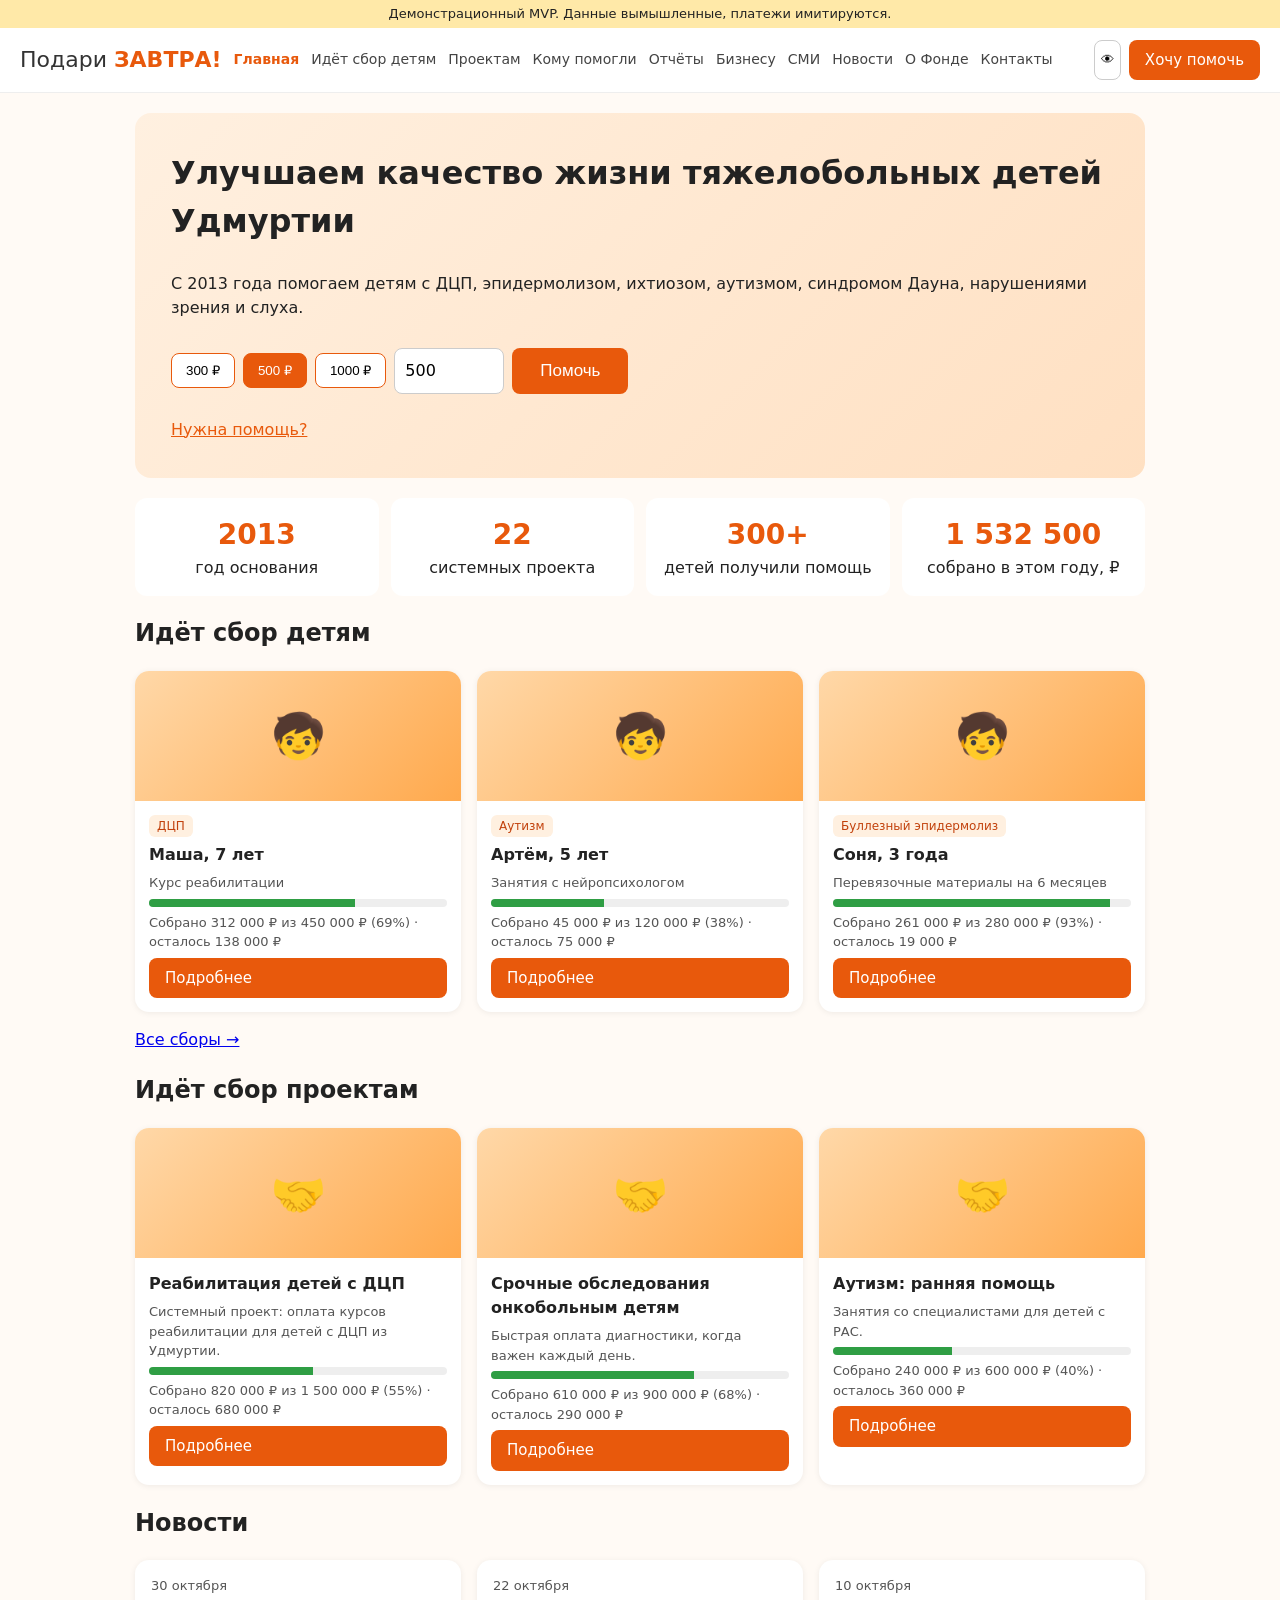
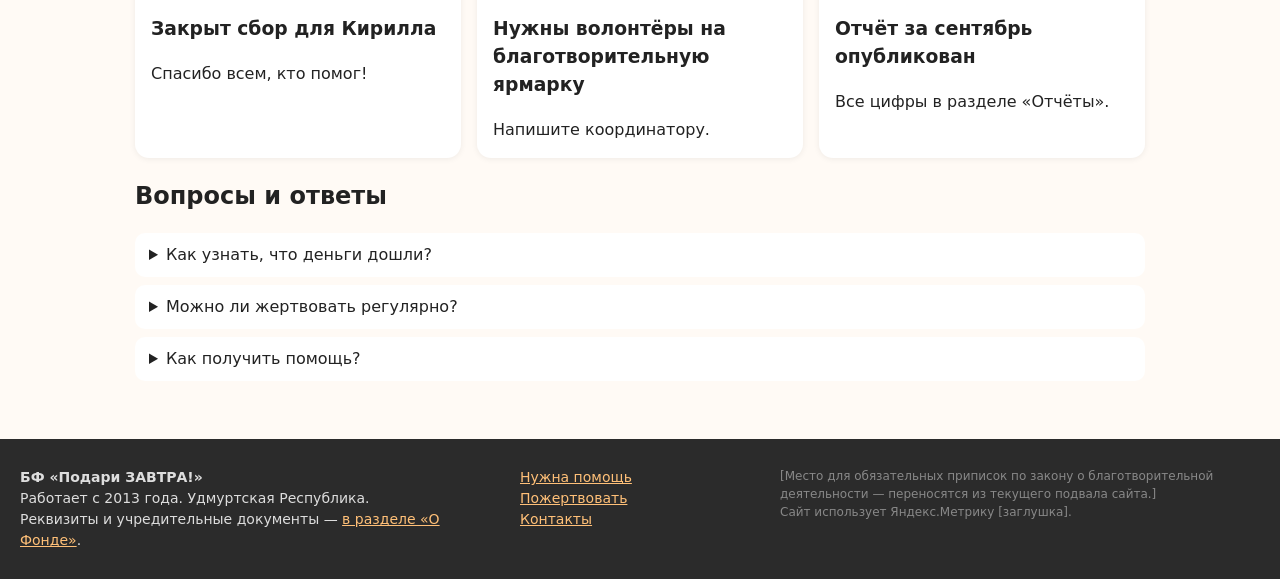
<file: index.html>
<!doctype html><html lang="ru"><head><meta charset="utf-8"><meta name="viewport" content="width=device-width,initial-scale=1">
<title>Главная — БФ «Подари ЗАВТРА!» (демо MVP)</title><meta name="description" content="Благотворительный фонд помощи тяжелобольным детям Удмуртии"><link rel="stylesheet" href="assets/style.css"></head><body data-page="index">
<div class="demo">Демонстрационный MVP. Данные вымышленные, платежи имитируются.</div>
<header><a class="logo" href="index.html">Подари <b>ЗАВТРА!</b></a><button id="bg" aria-label="Меню">☰</button><nav id="nav"><a href="index.html" class=on>Главная</a><a href="children.html">Идёт сбор детям</a><a href="projects.html">Проектам</a><a href="helped.html">Кому помогли</a><a href="reports.html">Отчёты</a><a href="business.html">Бизнесу</a><a href="media.html">СМИ</a><a href="news.html">Новости</a><a href="about.html">О Фонде</a><a href="contacts.html">Контакты</a></nav>
<div class="hd"><button id="vi" title="Версия для слабовидящих">👁</button><a class="btn" href="donate.html">Хочу помочь</a></div></header>
<main><section class="hero"><h1>Улучшаем качество жизни тяжелобольных детей Удмуртии</h1><p>С 2013 года помогаем детям с ДЦП, эпидермолизом, ихтиозом, аутизмом, синдромом Дауна, нарушениями зрения и слуха.</p>
<form class="quick" id="qf"><div class="amts"><button type="button" data-a="300">300 ₽</button><button type="button" data-a="500" class="on">500 ₽</button><button type="button" data-a="1000">1000 ₽</button><input id="qa" type="number" min="10" value="500"></div><button class="btn big">Помочь</button></form>
<a class="ghost" href="need-help.html">Нужна помощь?</a></section>
<section class="stats"><div><b>2013</b>год основания</div><div><b>22</b>системных проекта</div><div><b>300+</b>детей получили помощь</div><div><b id="tot">—</b>собрано в этом году, ₽</div></section>
<h2>Идёт сбор детям</h2><div class="grid" id="cl" data-kind="children" data-limit="3"></div><p><a href="children.html">Все сборы →</a></p>
<h2>Идёт сбор проектам</h2><div class="grid" id="pl" data-kind="projects" data-limit="3"></div>
<h2>Новости</h2><div class="grid" id="nl"></div>
<h2>Вопросы и ответы</h2><div id="faq"></div></main>
<footer><div><b>БФ «Подари ЗАВТРА!»</b><br>Работает с 2013 года. Удмуртская Республика.<br>Реквизиты и учредительные документы — <a href="about.html#docs">в разделе «О Фонде»</a>.</div>
<div><a href="need-help.html">Нужна помощь</a><br><a href="donate.html">Пожертвовать</a><br><a href="contacts.html">Контакты</a></div>
<div class="small">[Место для обязательных приписок по закону о благотворительной деятельности — переносятся из текущего подвала сайта.]<br>Сайт использует Яндекс.Метрику [заглушка].</div></footer>
<script src="assets/data.js"></script><script src="assets/app.js"></script></body></html>
</file>
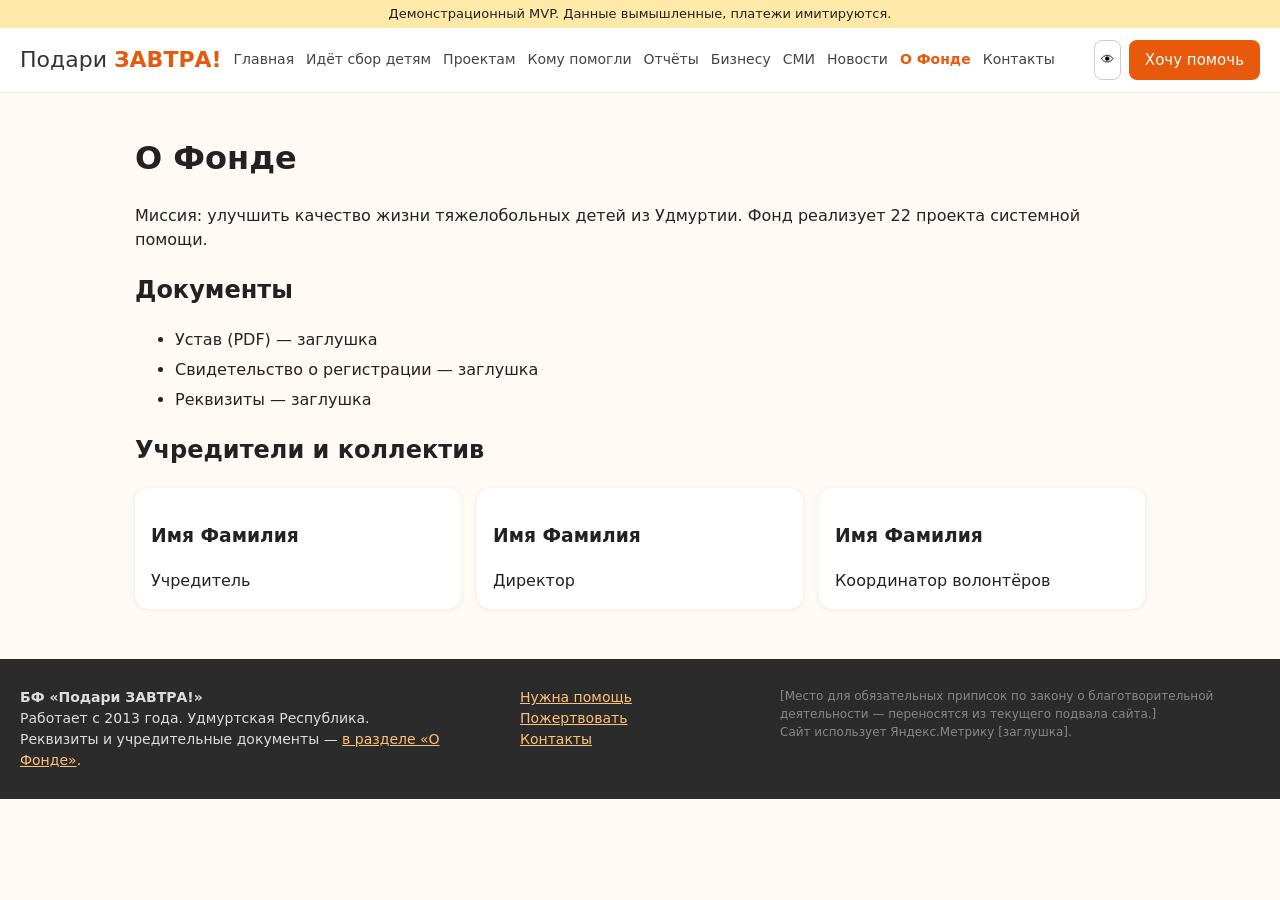
<file: about.html>
<!doctype html><html lang="ru"><head><meta charset="utf-8"><meta name="viewport" content="width=device-width,initial-scale=1">
<title>О Фонде — БФ «Подари ЗАВТРА!» (демо MVP)</title><meta name="description" content="Благотворительный фонд помощи тяжелобольным детям Удмуртии"><link rel="stylesheet" href="assets/style.css"></head><body data-page="about">
<div class="demo">Демонстрационный MVP. Данные вымышленные, платежи имитируются.</div>
<header><a class="logo" href="index.html">Подари <b>ЗАВТРА!</b></a><button id="bg" aria-label="Меню">☰</button><nav id="nav"><a href="index.html">Главная</a><a href="children.html">Идёт сбор детям</a><a href="projects.html">Проектам</a><a href="helped.html">Кому помогли</a><a href="reports.html">Отчёты</a><a href="business.html">Бизнесу</a><a href="media.html">СМИ</a><a href="news.html">Новости</a><a href="about.html" class=on>О Фонде</a><a href="contacts.html">Контакты</a></nav>
<div class="hd"><button id="vi" title="Версия для слабовидящих">👁</button><a class="btn" href="donate.html">Хочу помочь</a></div></header>
<main><h1>О Фонде</h1><p>Миссия: улучшить качество жизни тяжелобольных детей из Удмуртии. Фонд реализует 22 проекта системной помощи.</p><h2 id="docs">Документы</h2><ul class="docs"><li>Устав (PDF) — заглушка</li><li>Свидетельство о регистрации — заглушка</li><li>Реквизиты — заглушка</li></ul><h2>Учредители и коллектив</h2><div class="grid"><div class="card p"><h3>Имя Фамилия</h3>Учредитель</div><div class="card p"><h3>Имя Фамилия</h3>Директор</div><div class="card p"><h3>Имя Фамилия</h3>Координатор волонтёров</div></div></main>
<footer><div><b>БФ «Подари ЗАВТРА!»</b><br>Работает с 2013 года. Удмуртская Республика.<br>Реквизиты и учредительные документы — <a href="about.html#docs">в разделе «О Фонде»</a>.</div>
<div><a href="need-help.html">Нужна помощь</a><br><a href="donate.html">Пожертвовать</a><br><a href="contacts.html">Контакты</a></div>
<div class="small">[Место для обязательных приписок по закону о благотворительной деятельности — переносятся из текущего подвала сайта.]<br>Сайт использует Яндекс.Метрику [заглушка].</div></footer>
<script src="assets/data.js"></script><script src="assets/app.js"></script></body></html>
</file>
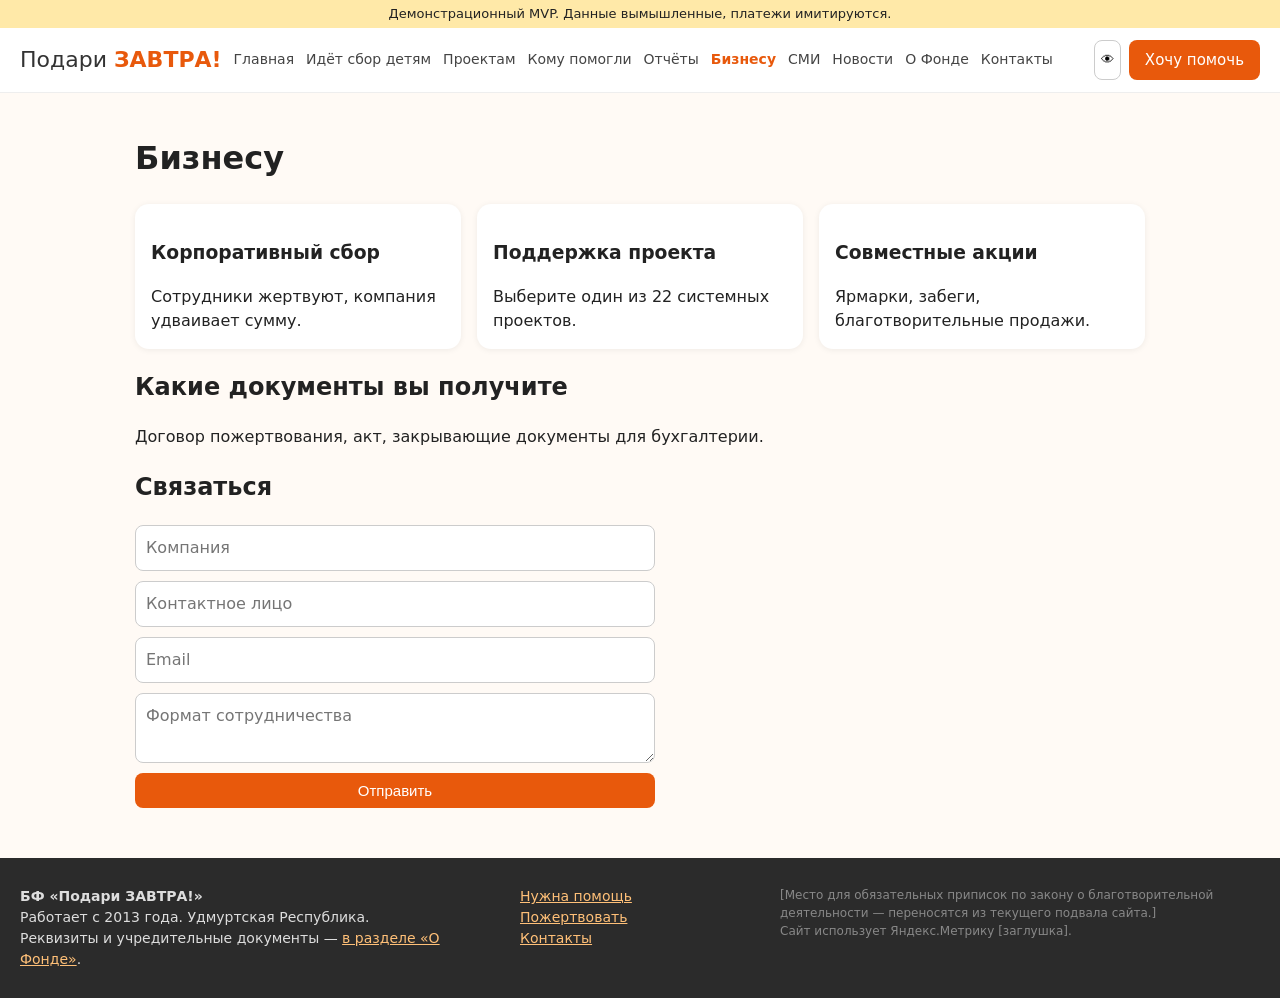
<file: business.html>
<!doctype html><html lang="ru"><head><meta charset="utf-8"><meta name="viewport" content="width=device-width,initial-scale=1">
<title>Бизнесу — БФ «Подари ЗАВТРА!» (демо MVP)</title><meta name="description" content="Благотворительный фонд помощи тяжелобольным детям Удмуртии"><link rel="stylesheet" href="assets/style.css"></head><body data-page="business">
<div class="demo">Демонстрационный MVP. Данные вымышленные, платежи имитируются.</div>
<header><a class="logo" href="index.html">Подари <b>ЗАВТРА!</b></a><button id="bg" aria-label="Меню">☰</button><nav id="nav"><a href="index.html">Главная</a><a href="children.html">Идёт сбор детям</a><a href="projects.html">Проектам</a><a href="helped.html">Кому помогли</a><a href="reports.html">Отчёты</a><a href="business.html" class=on>Бизнесу</a><a href="media.html">СМИ</a><a href="news.html">Новости</a><a href="about.html">О Фонде</a><a href="contacts.html">Контакты</a></nav>
<div class="hd"><button id="vi" title="Версия для слабовидящих">👁</button><a class="btn" href="donate.html">Хочу помочь</a></div></header>
<main><h1>Бизнесу</h1><div class="grid"><div class="card p"><h3>Корпоративный сбор</h3>Сотрудники жертвуют, компания удваивает сумму.</div><div class="card p"><h3>Поддержка проекта</h3>Выберите один из 22 системных проектов.</div><div class="card p"><h3>Совместные акции</h3>Ярмарки, забеги, благотворительные продажи.</div></div><h2>Какие документы вы получите</h2><p>Договор пожертвования, акт, закрывающие документы для бухгалтерии.</p><h2>Связаться</h2><form class="form" data-ok="Заявка отправлена (демо)."><input placeholder="Компания" required><input placeholder="Контактное лицо" required><input type="email" placeholder="Email" required><textarea placeholder="Формат сотрудничества"></textarea><button class="btn">Отправить</button></form></main>
<footer><div><b>БФ «Подари ЗАВТРА!»</b><br>Работает с 2013 года. Удмуртская Республика.<br>Реквизиты и учредительные документы — <a href="about.html#docs">в разделе «О Фонде»</a>.</div>
<div><a href="need-help.html">Нужна помощь</a><br><a href="donate.html">Пожертвовать</a><br><a href="contacts.html">Контакты</a></div>
<div class="small">[Место для обязательных приписок по закону о благотворительной деятельности — переносятся из текущего подвала сайта.]<br>Сайт использует Яндекс.Метрику [заглушка].</div></footer>
<script src="assets/data.js"></script><script src="assets/app.js"></script></body></html>
</file>
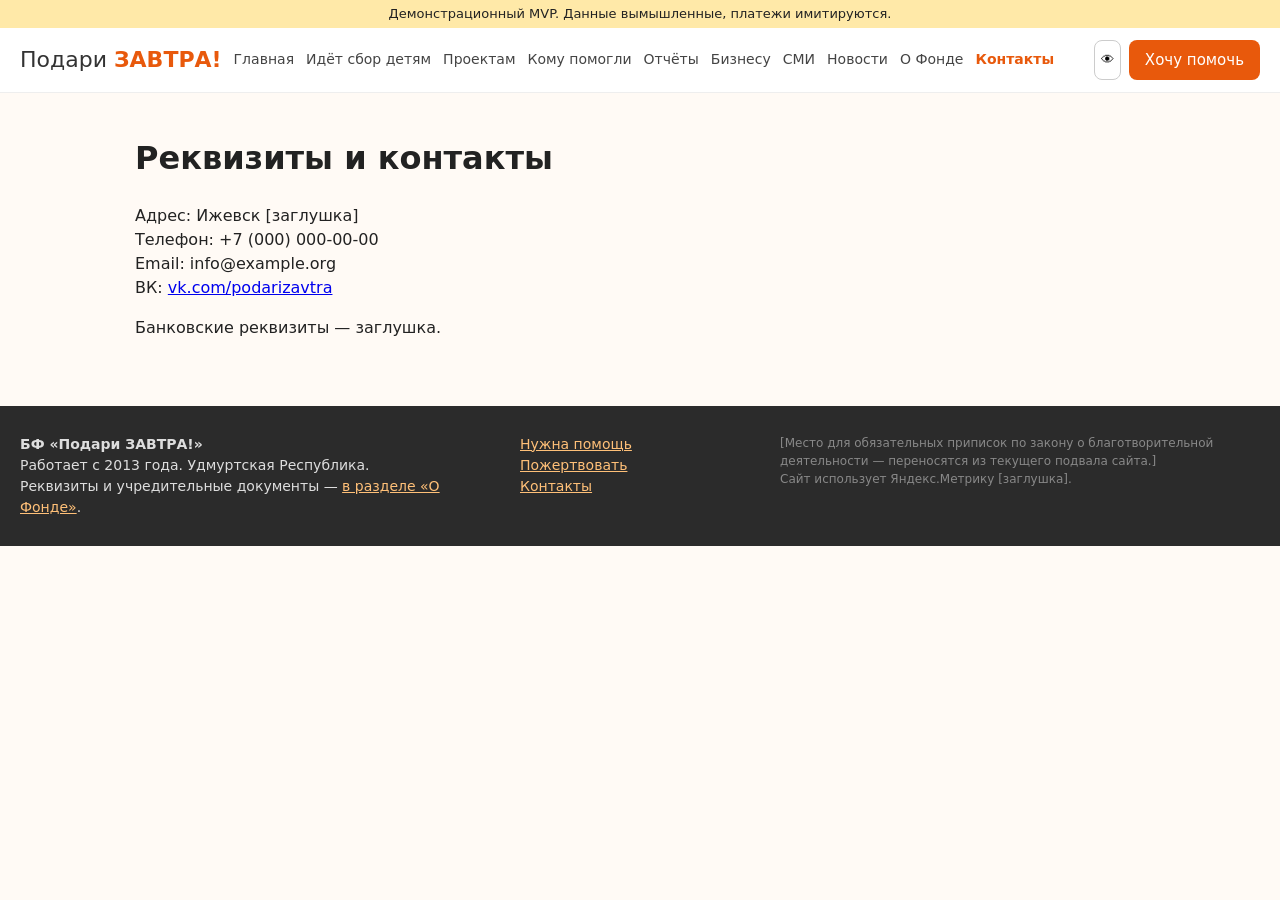
<file: contacts.html>
<!doctype html><html lang="ru"><head><meta charset="utf-8"><meta name="viewport" content="width=device-width,initial-scale=1">
<title>Контакты — БФ «Подари ЗАВТРА!» (демо MVP)</title><meta name="description" content="Благотворительный фонд помощи тяжелобольным детям Удмуртии"><link rel="stylesheet" href="assets/style.css"></head><body data-page="contacts">
<div class="demo">Демонстрационный MVP. Данные вымышленные, платежи имитируются.</div>
<header><a class="logo" href="index.html">Подари <b>ЗАВТРА!</b></a><button id="bg" aria-label="Меню">☰</button><nav id="nav"><a href="index.html">Главная</a><a href="children.html">Идёт сбор детям</a><a href="projects.html">Проектам</a><a href="helped.html">Кому помогли</a><a href="reports.html">Отчёты</a><a href="business.html">Бизнесу</a><a href="media.html">СМИ</a><a href="news.html">Новости</a><a href="about.html">О Фонде</a><a href="contacts.html" class=on>Контакты</a></nav>
<div class="hd"><button id="vi" title="Версия для слабовидящих">👁</button><a class="btn" href="donate.html">Хочу помочь</a></div></header>
<main><h1>Реквизиты и контакты</h1><p>Адрес: Ижевск [заглушка]<br>Телефон: +7 (000) 000-00-00<br>Email: info@example.org<br>ВК: <a href="https://vk.com/podarizavtra">vk.com/podarizavtra</a></p><p>Банковские реквизиты — заглушка.</p></main>
<footer><div><b>БФ «Подари ЗАВТРА!»</b><br>Работает с 2013 года. Удмуртская Республика.<br>Реквизиты и учредительные документы — <a href="about.html#docs">в разделе «О Фонде»</a>.</div>
<div><a href="need-help.html">Нужна помощь</a><br><a href="donate.html">Пожертвовать</a><br><a href="contacts.html">Контакты</a></div>
<div class="small">[Место для обязательных приписок по закону о благотворительной деятельности — переносятся из текущего подвала сайта.]<br>Сайт использует Яндекс.Метрику [заглушка].</div></footer>
<script src="assets/data.js"></script><script src="assets/app.js"></script></body></html>
</file>
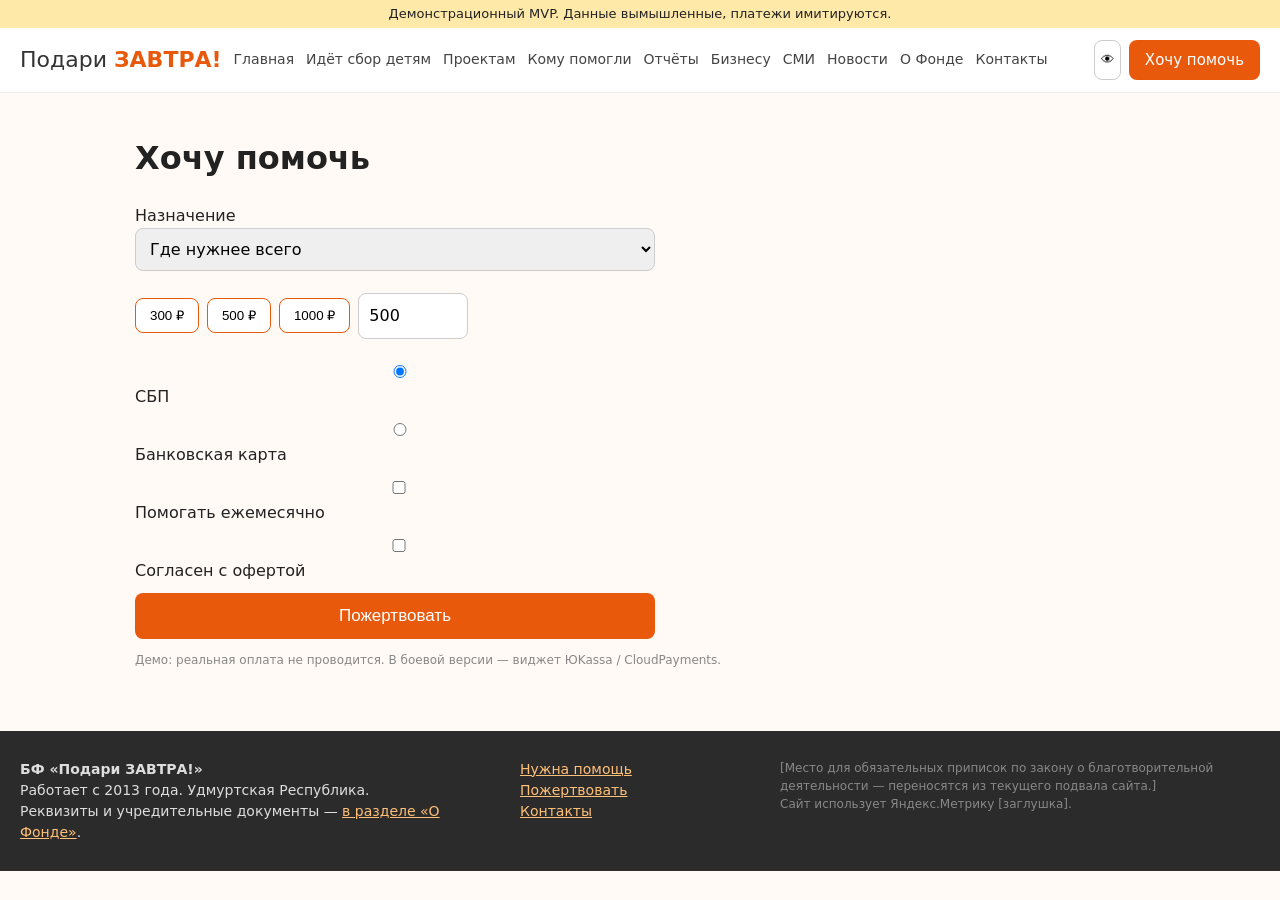
<file: donate.html>
<!doctype html><html lang="ru"><head><meta charset="utf-8"><meta name="viewport" content="width=device-width,initial-scale=1">
<title>Хочу помочь — БФ «Подари ЗАВТРА!» (демо MVP)</title><meta name="description" content="Благотворительный фонд помощи тяжелобольным детям Удмуртии"><link rel="stylesheet" href="assets/style.css"></head><body data-page="donate">
<div class="demo">Демонстрационный MVP. Данные вымышленные, платежи имитируются.</div>
<header><a class="logo" href="index.html">Подари <b>ЗАВТРА!</b></a><button id="bg" aria-label="Меню">☰</button><nav id="nav"><a href="index.html">Главная</a><a href="children.html">Идёт сбор детям</a><a href="projects.html">Проектам</a><a href="helped.html">Кому помогли</a><a href="reports.html">Отчёты</a><a href="business.html">Бизнесу</a><a href="media.html">СМИ</a><a href="news.html">Новости</a><a href="about.html">О Фонде</a><a href="contacts.html">Контакты</a></nav>
<div class="hd"><button id="vi" title="Версия для слабовидящих">👁</button><a class="btn" href="donate.html">Хочу помочь</a></div></header>
<main><h1>Хочу помочь</h1><form class="form" id="df"><label>Назначение<select id="tg"></select></label><div class="amts"><button type="button" data-a="300">300 ₽</button><button type="button" data-a="500">500 ₽</button><button type="button" data-a="1000">1000 ₽</button><input id="da" type="number" min="10" value="500"></div><label><input type="radio" name="m" checked> СБП</label><label><input type="radio" name="m"> Банковская карта</label><label><input type="checkbox" id="rg"> Помогать ежемесячно</label><label><input type="checkbox" required> Согласен с офертой</label><button class="btn big">Пожертвовать</button></form><div id="thx" hidden class="ok"></div><p class="small">Демо: реальная оплата не проводится. В боевой версии — виджет ЮKassa / CloudPayments.</p></main>
<footer><div><b>БФ «Подари ЗАВТРА!»</b><br>Работает с 2013 года. Удмуртская Республика.<br>Реквизиты и учредительные документы — <a href="about.html#docs">в разделе «О Фонде»</a>.</div>
<div><a href="need-help.html">Нужна помощь</a><br><a href="donate.html">Пожертвовать</a><br><a href="contacts.html">Контакты</a></div>
<div class="small">[Место для обязательных приписок по закону о благотворительной деятельности — переносятся из текущего подвала сайта.]<br>Сайт использует Яндекс.Метрику [заглушка].</div></footer>
<script src="assets/data.js"></script><script src="assets/app.js"></script></body></html>
</file>
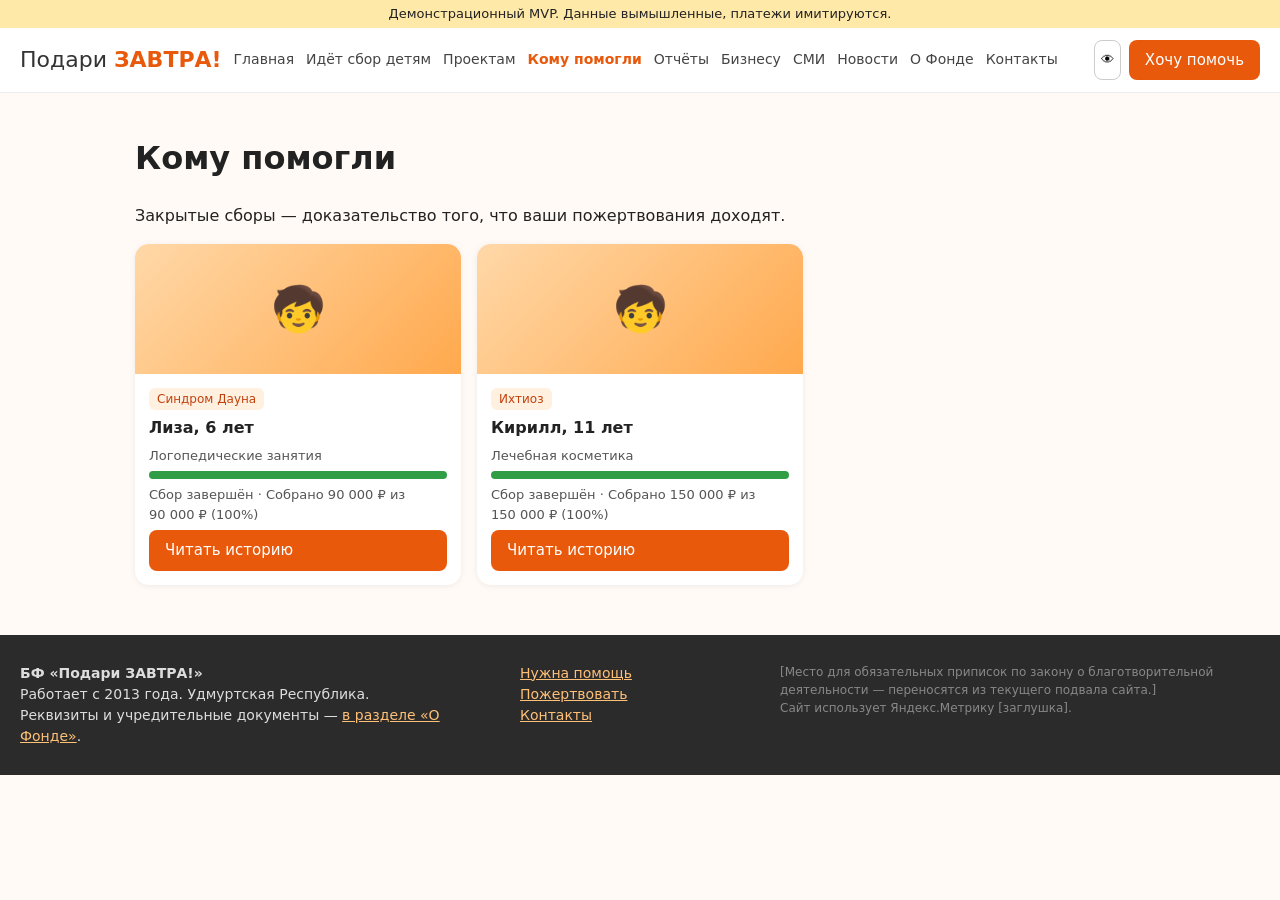
<file: helped.html>
<!doctype html><html lang="ru"><head><meta charset="utf-8"><meta name="viewport" content="width=device-width,initial-scale=1">
<title>Кому помогли — БФ «Подари ЗАВТРА!» (демо MVP)</title><meta name="description" content="Благотворительный фонд помощи тяжелобольным детям Удмуртии"><link rel="stylesheet" href="assets/style.css"></head><body data-page="helped">
<div class="demo">Демонстрационный MVP. Данные вымышленные, платежи имитируются.</div>
<header><a class="logo" href="index.html">Подари <b>ЗАВТРА!</b></a><button id="bg" aria-label="Меню">☰</button><nav id="nav"><a href="index.html">Главная</a><a href="children.html">Идёт сбор детям</a><a href="projects.html">Проектам</a><a href="helped.html" class=on>Кому помогли</a><a href="reports.html">Отчёты</a><a href="business.html">Бизнесу</a><a href="media.html">СМИ</a><a href="news.html">Новости</a><a href="about.html">О Фонде</a><a href="contacts.html">Контакты</a></nav>
<div class="hd"><button id="vi" title="Версия для слабовидящих">👁</button><a class="btn" href="donate.html">Хочу помочь</a></div></header>
<main><h1>Кому помогли</h1><p>Закрытые сборы — доказательство того, что ваши пожертвования доходят.</p><div class="grid" id="cl" data-kind="children" data-status="closed"></div></main>
<footer><div><b>БФ «Подари ЗАВТРА!»</b><br>Работает с 2013 года. Удмуртская Республика.<br>Реквизиты и учредительные документы — <a href="about.html#docs">в разделе «О Фонде»</a>.</div>
<div><a href="need-help.html">Нужна помощь</a><br><a href="donate.html">Пожертвовать</a><br><a href="contacts.html">Контакты</a></div>
<div class="small">[Место для обязательных приписок по закону о благотворительной деятельности — переносятся из текущего подвала сайта.]<br>Сайт использует Яндекс.Метрику [заглушка].</div></footer>
<script src="assets/data.js"></script><script src="assets/app.js"></script></body></html>
</file>
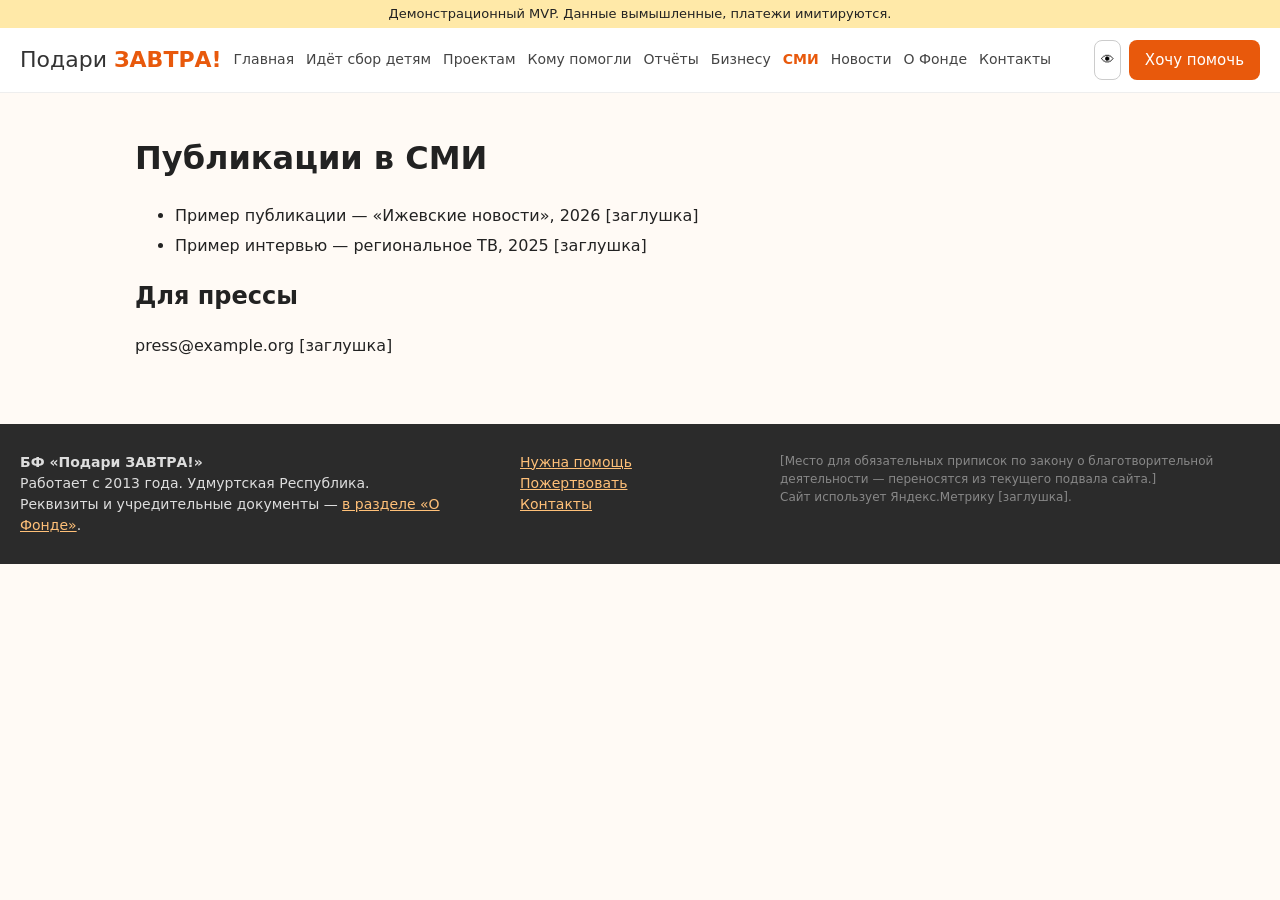
<file: media.html>
<!doctype html><html lang="ru"><head><meta charset="utf-8"><meta name="viewport" content="width=device-width,initial-scale=1">
<title>СМИ — БФ «Подари ЗАВТРА!» (демо MVP)</title><meta name="description" content="Благотворительный фонд помощи тяжелобольным детям Удмуртии"><link rel="stylesheet" href="assets/style.css"></head><body data-page="media">
<div class="demo">Демонстрационный MVP. Данные вымышленные, платежи имитируются.</div>
<header><a class="logo" href="index.html">Подари <b>ЗАВТРА!</b></a><button id="bg" aria-label="Меню">☰</button><nav id="nav"><a href="index.html">Главная</a><a href="children.html">Идёт сбор детям</a><a href="projects.html">Проектам</a><a href="helped.html">Кому помогли</a><a href="reports.html">Отчёты</a><a href="business.html">Бизнесу</a><a href="media.html" class=on>СМИ</a><a href="news.html">Новости</a><a href="about.html">О Фонде</a><a href="contacts.html">Контакты</a></nav>
<div class="hd"><button id="vi" title="Версия для слабовидящих">👁</button><a class="btn" href="donate.html">Хочу помочь</a></div></header>
<main><h1>Публикации в СМИ</h1><ul class="docs"><li>Пример публикации — «Ижевские новости», 2026 [заглушка]</li><li>Пример интервью — региональное ТВ, 2025 [заглушка]</li></ul><h2>Для прессы</h2><p>press@example.org [заглушка]</p></main>
<footer><div><b>БФ «Подари ЗАВТРА!»</b><br>Работает с 2013 года. Удмуртская Республика.<br>Реквизиты и учредительные документы — <a href="about.html#docs">в разделе «О Фонде»</a>.</div>
<div><a href="need-help.html">Нужна помощь</a><br><a href="donate.html">Пожертвовать</a><br><a href="contacts.html">Контакты</a></div>
<div class="small">[Место для обязательных приписок по закону о благотворительной деятельности — переносятся из текущего подвала сайта.]<br>Сайт использует Яндекс.Метрику [заглушка].</div></footer>
<script src="assets/data.js"></script><script src="assets/app.js"></script></body></html>
</file>
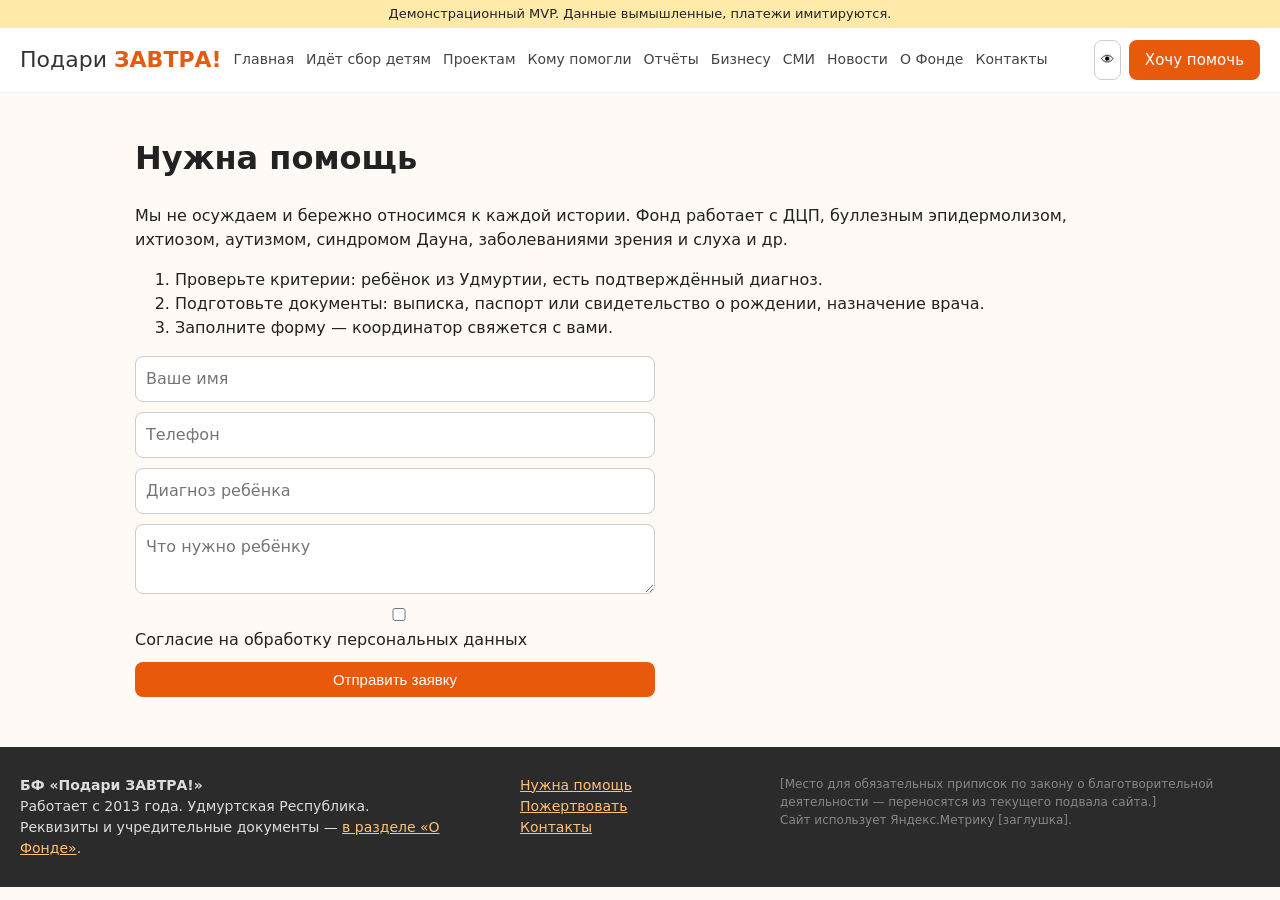
<file: need-help.html>
<!doctype html><html lang="ru"><head><meta charset="utf-8"><meta name="viewport" content="width=device-width,initial-scale=1">
<title>Нужна помощь — БФ «Подари ЗАВТРА!» (демо MVP)</title><meta name="description" content="Благотворительный фонд помощи тяжелобольным детям Удмуртии"><link rel="stylesheet" href="assets/style.css"></head><body data-page="need-help">
<div class="demo">Демонстрационный MVP. Данные вымышленные, платежи имитируются.</div>
<header><a class="logo" href="index.html">Подари <b>ЗАВТРА!</b></a><button id="bg" aria-label="Меню">☰</button><nav id="nav"><a href="index.html">Главная</a><a href="children.html">Идёт сбор детям</a><a href="projects.html">Проектам</a><a href="helped.html">Кому помогли</a><a href="reports.html">Отчёты</a><a href="business.html">Бизнесу</a><a href="media.html">СМИ</a><a href="news.html">Новости</a><a href="about.html">О Фонде</a><a href="contacts.html">Контакты</a></nav>
<div class="hd"><button id="vi" title="Версия для слабовидящих">👁</button><a class="btn" href="donate.html">Хочу помочь</a></div></header>
<main><h1>Нужна помощь</h1><p>Мы не осуждаем и бережно относимся к каждой истории. Фонд работает с ДЦП, буллезным эпидермолизом, ихтиозом, аутизмом, синдромом Дауна, заболеваниями зрения и слуха и др.</p><ol class="steps"><li>Проверьте критерии: ребёнок из Удмуртии, есть подтверждённый диагноз.</li><li>Подготовьте документы: выписка, паспорт или свидетельство о рождении, назначение врача.</li><li>Заполните форму — координатор свяжется с вами.</li></ol><form class="form" data-ok="Заявка принята (демо)."><input placeholder="Ваше имя" required><input placeholder="Телефон" required><input placeholder="Диагноз ребёнка"><textarea placeholder="Что нужно ребёнку"></textarea><label><input type="checkbox" required> Согласие на обработку персональных данных</label><button class="btn">Отправить заявку</button></form></main>
<footer><div><b>БФ «Подари ЗАВТРА!»</b><br>Работает с 2013 года. Удмуртская Республика.<br>Реквизиты и учредительные документы — <a href="about.html#docs">в разделе «О Фонде»</a>.</div>
<div><a href="need-help.html">Нужна помощь</a><br><a href="donate.html">Пожертвовать</a><br><a href="contacts.html">Контакты</a></div>
<div class="small">[Место для обязательных приписок по закону о благотворительной деятельности — переносятся из текущего подвала сайта.]<br>Сайт использует Яндекс.Метрику [заглушка].</div></footer>
<script src="assets/data.js"></script><script src="assets/app.js"></script></body></html>
</file>
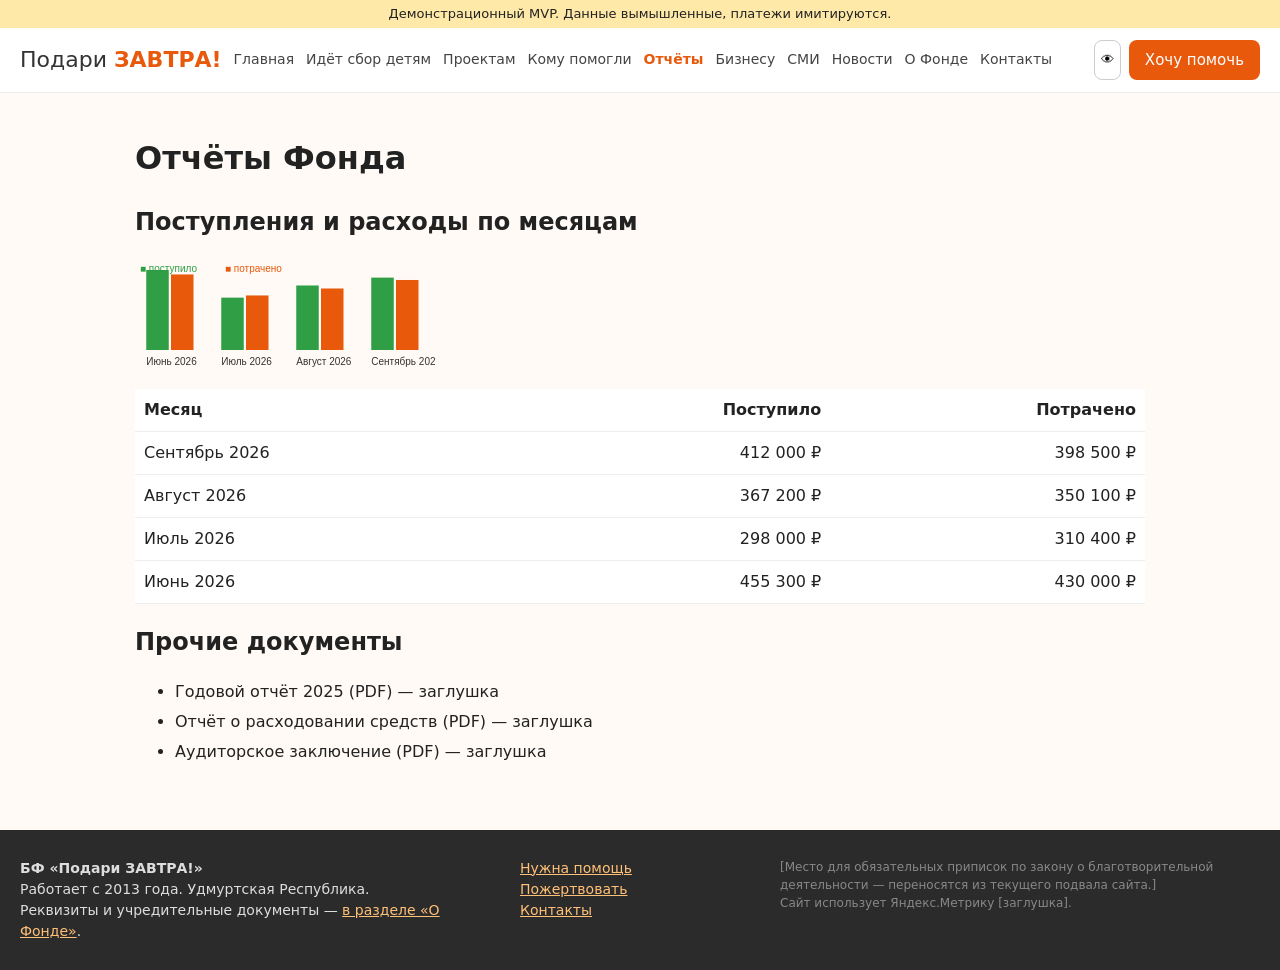
<file: reports.html>
<!doctype html><html lang="ru"><head><meta charset="utf-8"><meta name="viewport" content="width=device-width,initial-scale=1">
<title>Отчёты — БФ «Подари ЗАВТРА!» (демо MVP)</title><meta name="description" content="Благотворительный фонд помощи тяжелобольным детям Удмуртии"><link rel="stylesheet" href="assets/style.css"></head><body data-page="reports">
<div class="demo">Демонстрационный MVP. Данные вымышленные, платежи имитируются.</div>
<header><a class="logo" href="index.html">Подари <b>ЗАВТРА!</b></a><button id="bg" aria-label="Меню">☰</button><nav id="nav"><a href="index.html">Главная</a><a href="children.html">Идёт сбор детям</a><a href="projects.html">Проектам</a><a href="helped.html">Кому помогли</a><a href="reports.html" class=on>Отчёты</a><a href="business.html">Бизнесу</a><a href="media.html">СМИ</a><a href="news.html">Новости</a><a href="about.html">О Фонде</a><a href="contacts.html">Контакты</a></nav>
<div class="hd"><button id="vi" title="Версия для слабовидящих">👁</button><a class="btn" href="donate.html">Хочу помочь</a></div></header>
<main><h1>Отчёты Фонда</h1><h2>Поступления и расходы по месяцам</h2><canvas id="ch" height="110"></canvas><table id="rt"></table><h2>Прочие документы</h2><ul class="docs"><li>Годовой отчёт 2025 (PDF) — заглушка</li><li>Отчёт о расходовании средств (PDF) — заглушка</li><li>Аудиторское заключение (PDF) — заглушка</li></ul></main>
<footer><div><b>БФ «Подари ЗАВТРА!»</b><br>Работает с 2013 года. Удмуртская Республика.<br>Реквизиты и учредительные документы — <a href="about.html#docs">в разделе «О Фонде»</a>.</div>
<div><a href="need-help.html">Нужна помощь</a><br><a href="donate.html">Пожертвовать</a><br><a href="contacts.html">Контакты</a></div>
<div class="small">[Место для обязательных приписок по закону о благотворительной деятельности — переносятся из текущего подвала сайта.]<br>Сайт использует Яндекс.Метрику [заглушка].</div></footer>
<script src="assets/data.js"></script><script src="assets/app.js"></script></body></html>
</file>
<file: assets/style.css>
*{box-sizing:border-box}body{margin:0;font:16px/1.5 system-ui,sans-serif;color:#222;background:#fffaf5}body.big{font-size:21px;background:#fff;color:#000}
.demo{background:#ffe9a8;text-align:center;font-size:13px;padding:4px}header{display:flex;align-items:center;gap:12px;padding:12px 20px;flex-wrap:wrap;border-bottom:1px solid #eee;background:#fff;position:sticky;top:0;z-index:5}
.logo{font-size:22px;text-decoration:none;color:#333}.logo b{color:#e8590c}nav{display:flex;gap:12px;flex-wrap:wrap;flex:1}nav a{text-decoration:none;color:#444;font-size:14px}nav a.on{color:#e8590c;font-weight:600}#bg{display:none}
.hd{display:flex;gap:8px}.btn{background:#e8590c;color:#fff;border:0;border-radius:8px;padding:9px 16px;text-decoration:none;cursor:pointer;font-size:15px}.btn.big{padding:13px 28px;font-size:17px}
#vi{border:1px solid #ccc;background:#fff;border-radius:8px;cursor:pointer}main{max-width:1050px;margin:auto;padding:20px}
.hero{background:linear-gradient(135deg,#fff0e0,#ffe0c2);border-radius:16px;padding:36px;margin-bottom:20px}.hero h1{margin-top:0;font-size:32px}
.quick,.amts{display:flex;gap:8px;flex-wrap:wrap;align-items:center;margin:12px 0}.amts button{border:1px solid #e8590c;background:#fff;border-radius:8px;padding:9px 14px;cursor:pointer}.amts button.on{background:#e8590c;color:#fff}.amts input{width:110px}
input,select,textarea{padding:10px;border:1px solid #ccc;border-radius:8px;font:inherit;width:100%}.amts input{width:110px}.ghost{color:#e8590c}
.stats{display:grid;grid-template-columns:repeat(auto-fit,minmax(150px,1fr));gap:12px;text-align:center}.stats div{background:#fff;border-radius:12px;padding:16px}.stats b{display:block;font-size:28px;color:#e8590c}
.grid{display:grid;grid-template-columns:repeat(auto-fill,minmax(250px,1fr));gap:16px}.card{background:#fff;border-radius:14px;box-shadow:0 1px 6px #0001;overflow:hidden;display:flex;flex-direction:column}.card .ph{height:130px;background:linear-gradient(135deg,#ffd8a8,#ffa94d);display:flex;align-items:center;justify-content:center;font-size:44px}
.card .in{padding:14px;display:flex;flex-direction:column;gap:6px;flex:1}.card.p{padding:16px}.tag{font-size:12px;background:#fff0e0;color:#c2410c;border-radius:6px;padding:2px 8px;align-self:flex-start}
.bar{height:8px;background:#eee;border-radius:5px;overflow:hidden}.bar i{display:block;height:100%;background:#2f9e44}.sm{font-size:13px;color:#555}.filters{margin:10px 0;display:flex;gap:8px;flex-wrap:wrap}.filters button{border:1px solid #ccc;background:#fff;border-radius:20px;padding:5px 12px;cursor:pointer}.filters .on{background:#333;color:#fff}
table{width:100%;border-collapse:collapse;background:#fff;margin:12px 0}td,th{padding:9px;border-bottom:1px solid #eee;text-align:right}td:first-child,th:first-child{text-align:left}
.form{display:grid;gap:10px;max-width:520px}.ok{background:#d3f9d8;padding:14px;border-radius:10px}.docs li{margin:6px 0}details{background:#fff;border-radius:10px;padding:10px 14px;margin:8px 0}
footer{display:grid;grid-template-columns:2fr 1fr 2fr;gap:20px;background:#2b2b2b;color:#ddd;padding:28px 20px;margin-top:30px;font-size:14px}footer a{color:#ffc078}.small{font-size:12px;color:#888}
@media(max-width:760px){nav{display:none;width:100%;flex-direction:column}nav.show{display:flex}#bg{display:block;margin-left:auto}footer{grid-template-columns:1fr}.hero{padding:20px}.hero h1{font-size:24px}}
</file>
